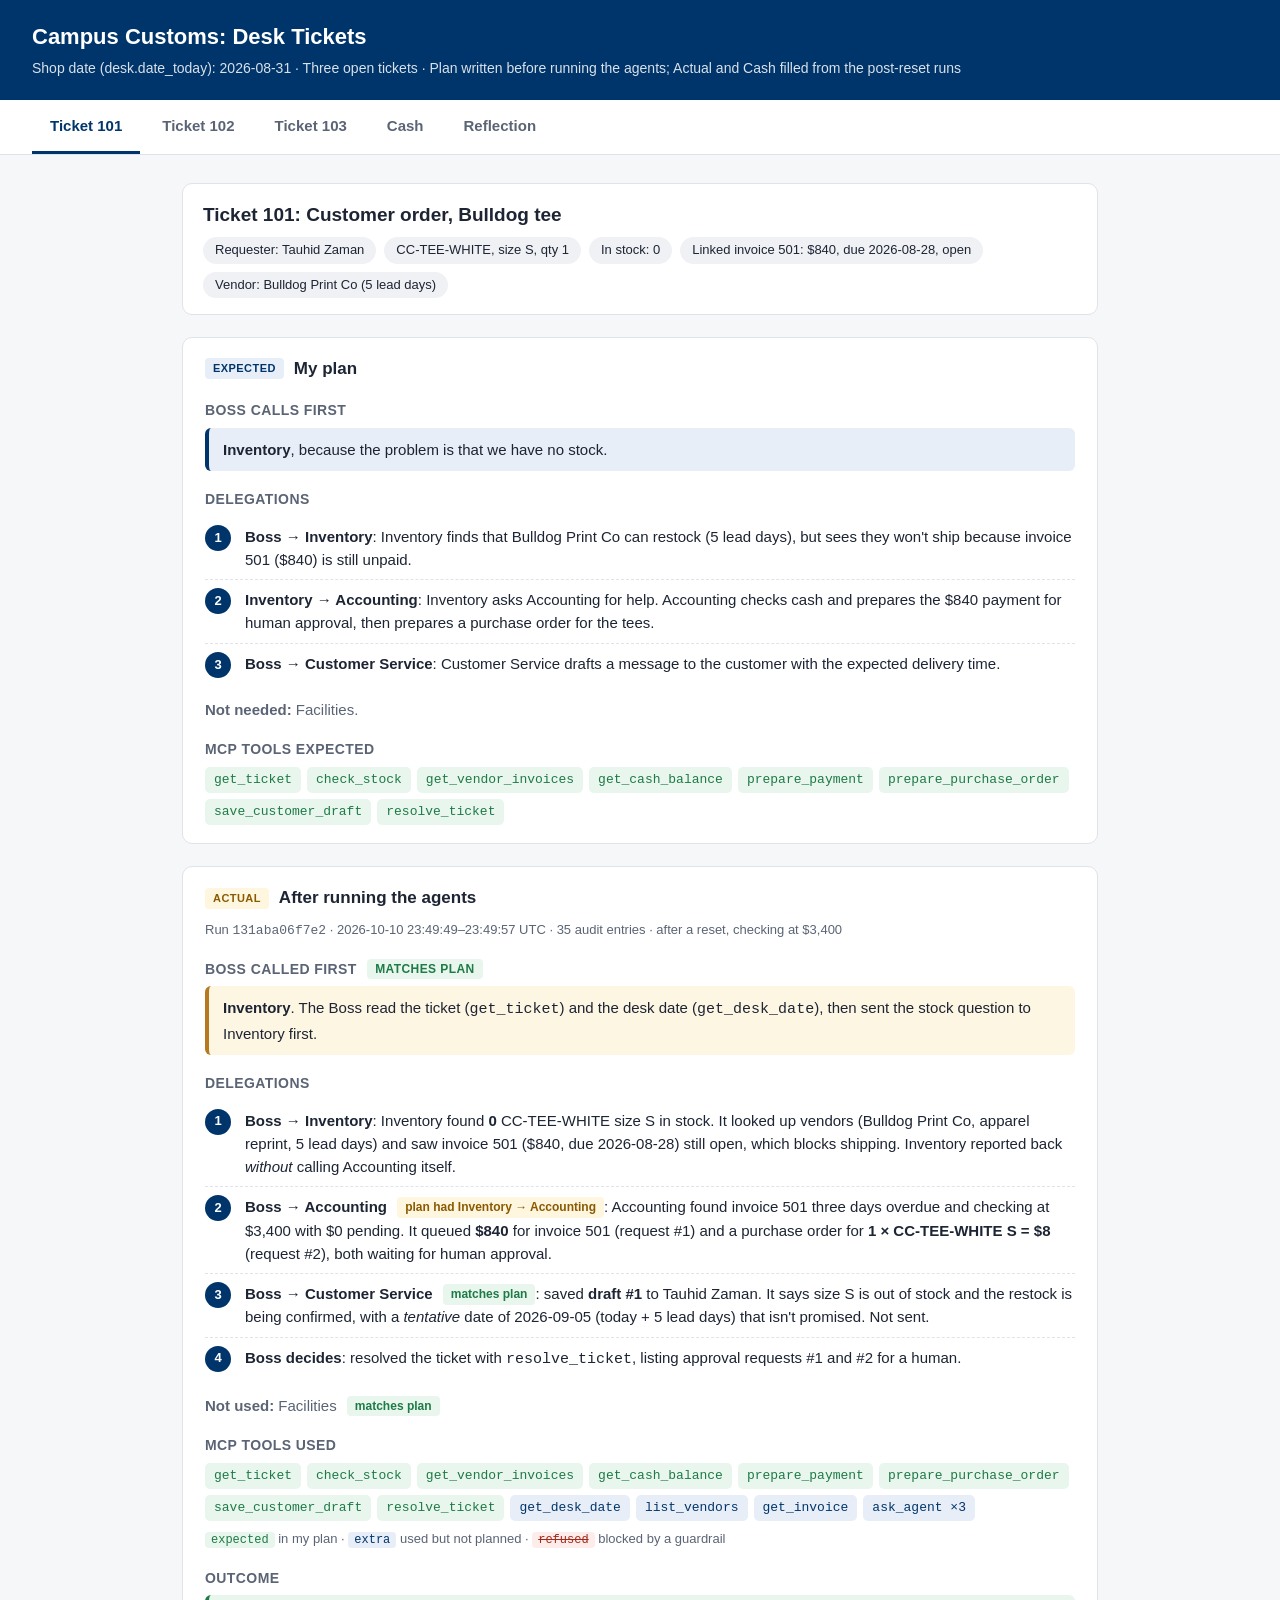
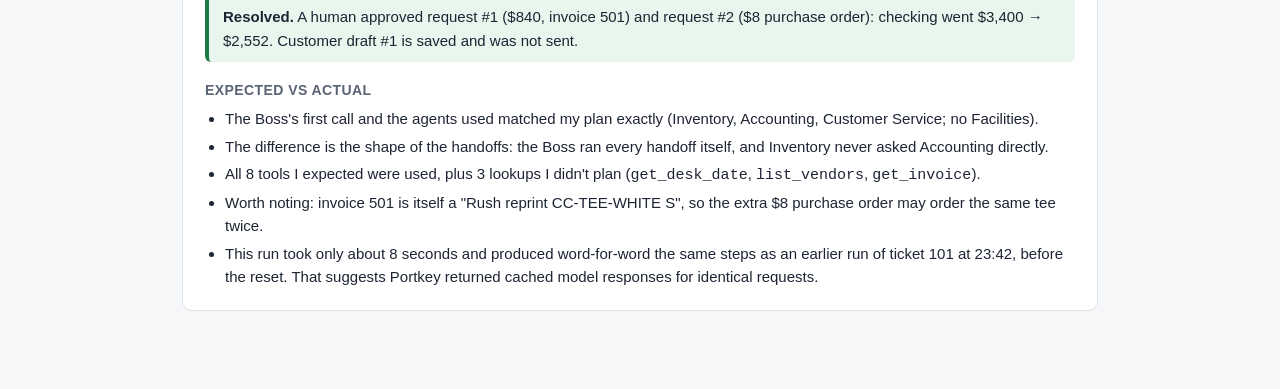
<file: output/desk_tickets.html>
<!DOCTYPE html>
<html lang="en">
<head>
<meta charset="utf-8">
<meta name="viewport" content="width=device-width, initial-scale=1">
<title>Campus Customs: Desk Tickets</title>
<style>
  :root {
    --bg: #f6f7f9; --card: #fff; --ink: #1d2433; --muted: #5b6475; --line: #dfe3ea;
    --blue: #00356b; --blue-soft: #e8eef7; --green-soft: #e9f6ee; --green: #1e7a46;
    --amber-soft: #fff6e0; --amber: #8a5a00; --gray-soft: #f0f1f4;
  }
  * { box-sizing: border-box; }
  body { margin: 0; font: 15px/1.55 -apple-system, BlinkMacSystemFont, "Segoe UI", Roboto, Helvetica, Arial, sans-serif; background: var(--bg); color: var(--ink); }
  header { background: var(--blue); color: #fff; padding: 20px 32px; }
  header h1 { margin: 0; font-size: 22px; }
  header p { margin: 4px 0 0; opacity: .85; font-size: 14px; }
  nav { display: flex; gap: 4px; padding: 0 32px; background: var(--card); border-bottom: 1px solid var(--line); position: sticky; top: 0; }
  nav button { border: 0; background: none; padding: 14px 18px; font: inherit; font-weight: 600; color: var(--muted); cursor: pointer; border-bottom: 3px solid transparent; }
  nav button:hover { color: var(--ink); }
  nav button[aria-selected="true"] { color: var(--blue); border-bottom-color: var(--blue); }
  main { max-width: 980px; margin: 0 auto; padding: 28px 32px 60px; }
  .panel { display: none; }
  .panel.active { display: block; }
  .summary { background: var(--card); border: 1px solid var(--line); border-radius: 10px; padding: 16px 20px; margin-bottom: 22px; }
  .summary h2 { margin: 0 0 8px; font-size: 19px; }
  .facts { display: flex; flex-wrap: wrap; gap: 8px; margin: 0; padding: 0; list-style: none; }
  .facts li { background: var(--gray-soft); border-radius: 999px; padding: 3px 12px; font-size: 13px; }
  section.block { background: var(--card); border: 1px solid var(--line); border-radius: 10px; padding: 18px 22px; margin-bottom: 22px; }
  section.block > h3 { margin: 0 0 12px; font-size: 17px; display: flex; align-items: center; gap: 10px; }
  .tag { font-size: 11px; font-weight: 700; letter-spacing: .04em; text-transform: uppercase; padding: 2px 8px; border-radius: 4px; }
  .tag.expected { background: var(--blue-soft); color: var(--blue); }
  .tag.actual { background: var(--amber-soft); color: var(--amber); }
  h4 { margin: 18px 0 6px; font-size: 14px; color: var(--muted); text-transform: uppercase; letter-spacing: .03em; }
  .first-call { background: var(--blue-soft); border-left: 4px solid var(--blue); padding: 10px 14px; border-radius: 6px; }
  ol.flow { margin: 0; padding-left: 0; list-style: none; counter-reset: step; }
  ol.flow li { counter-increment: step; position: relative; padding: 8px 0 8px 40px; border-bottom: 1px dashed var(--line); }
  ol.flow li:last-child { border-bottom: 0; }
  ol.flow li::before { content: counter(step); position: absolute; left: 0; top: 8px; width: 26px; height: 26px; border-radius: 50%; background: var(--blue); color: #fff; font-size: 13px; font-weight: 700; display: grid; place-items: center; }
  .hand { font-weight: 700; white-space: nowrap; }
  .tools { display: flex; flex-wrap: wrap; gap: 6px; }
  .tools code { background: var(--green-soft); color: var(--green); padding: 3px 9px; border-radius: 5px; font-size: 13px; }
  .tools code.maybe { background: var(--gray-soft); color: var(--muted); border: 1px dashed #b9bfca; }
  .not-needed { color: var(--muted); }
  .empty { border: 2px dashed var(--line); border-radius: 8px; padding: 14px 16px; color: var(--muted); min-height: 46px; }
  .coming { text-align: center; padding: 70px 20px; color: var(--muted); background: var(--card); border: 2px dashed var(--line); border-radius: 10px; font-size: 17px; }
  .first-call.actual { background: #fdf6e3; border-left-color: #b7791f; }
  .match { display: inline-block; font-size: 12px; font-weight: 700; padding: 1px 8px; border-radius: 4px; margin-left: 6px; vertical-align: 1px; }
  .match.same { background: var(--green-soft); color: var(--green); }
  .match.diff { background: var(--amber-soft); color: var(--amber); }
  ol.flow ol.sub { list-style: none; padding: 6px 0 0 18px; margin: 6px 0 0; border-left: 2px solid var(--line); }
  ol.flow ol.sub li { padding: 4px 0; border: 0; }
  ol.flow ol.sub li::before { display: none; }
  .tools code.extra { background: var(--blue-soft); color: var(--blue); }
  .tools code.refused { background: #fdecea; color: #a12a1b; text-decoration: line-through; }
  .key { font-size: 13px; color: var(--muted); margin-top: 8px; }
  .key code { font-size: 12px; padding: 1px 6px; border-radius: 4px; }
  .outcome { background: var(--green-soft); border-left: 4px solid var(--green); padding: 10px 14px; border-radius: 6px; }
  .compare { margin: 0; padding-left: 20px; }
  .compare li { margin: 4px 0; }
  .runmeta { font-size: 13px; color: var(--muted); margin: -4px 0 6px; }
  table.ledger { width: 100%; border-collapse: collapse; font-variant-numeric: tabular-nums; }
  table.ledger th, table.ledger td { text-align: left; padding: 10px 12px; border-bottom: 1px solid var(--line); vertical-align: top; }
  table.ledger th { font-size: 12px; text-transform: uppercase; letter-spacing: .04em; color: var(--muted); }
  table.ledger td.num, table.ledger th.num { text-align: right; white-space: nowrap; }
  table.ledger tr.start td, table.ledger tr.end td { font-weight: 700; background: var(--blue-soft); }
  table.ledger tr.zero td { color: var(--muted); }
  .neg { color: #a12a1b; }
  .bignum { font-size: 44px; font-weight: 800; letter-spacing: -1px; color: var(--blue); line-height: 1; }
  .cash-head { display: flex; gap: 40px; align-items: flex-end; flex-wrap: wrap; }
  .cash-head div span { display: block; font-size: 12px; text-transform: uppercase; letter-spacing: .05em; color: var(--muted); margin-bottom: 6px; }
  .check { background: var(--green-soft); border-radius: 8px; padding: 12px 16px; font-size: 14px; }
  .check code { background: #fff; padding: 1px 6px; border-radius: 4px; }
  .grade { float: right; font-size: 28px; font-weight: 800; color: var(--blue); line-height: 1; }
  .grade small { display: block; font-size: 11px; font-weight: 600; color: var(--muted); text-transform: uppercase; letter-spacing: .05em; text-align: right; }
  .twocol { display: grid; grid-template-columns: 1fr 1fr; gap: 18px; margin-top: 10px; }
  .twocol > div { border: 1px solid var(--line); border-radius: 8px; padding: 12px 16px; }
  .twocol h5 { margin: 0 0 6px; font-size: 13px; text-transform: uppercase; letter-spacing: .04em; }
  .twocol .good h5 { color: var(--green); }
  .twocol .bad h5 { color: #a12a1b; }
  .twocol ul { margin: 0; padding-left: 18px; }
  .twocol li { margin: 4px 0; }
  .approvals-line { margin-top: 12px; font-size: 14px; background: var(--gray-soft); border-radius: 6px; padding: 8px 12px; }
  table.ledger td.ok { color: var(--green); font-weight: 700; }
  table.ledger td.no { color: var(--amber); font-weight: 700; }
  .problems { display: grid; grid-template-columns: repeat(3, 1fr); gap: 14px; margin-top: 8px; }
  .problems > div { border: 1px solid var(--line); border-top: 4px solid var(--blue); border-radius: 8px; padding: 12px 14px; font-size: 14px; }
  .problems.cannot > div { border-top-color: #b7791f; }
  .problems h5 { margin: 0 0 6px; font-size: 15px; }
  .problems p { margin: 6px 0 0; }
  .fix { margin: 0; padding-left: 0; list-style: none; }
  .fix li { border-bottom: 1px dashed var(--line); padding: 10px 0; }
  .fix li:last-child { border-bottom: 0; }
  .fix strong { color: var(--blue); }
  @media (max-width: 820px) { .twocol, .problems { grid-template-columns: 1fr; } }
</style>
</head>
<body>
<header>
  <h1>Campus Customs: Desk Tickets</h1>
  <p>Shop date (desk.date_today): 2026-08-31 · Three open tickets · Plan written before running the agents; Actual and Cash filled from the post-reset runs</p>
</header>

<nav role="tablist">
  <button role="tab" data-tab="t101" aria-selected="true">Ticket 101</button>
  <button role="tab" data-tab="t102" aria-selected="false">Ticket 102</button>
  <button role="tab" data-tab="t103" aria-selected="false">Ticket 103</button>
  <button role="tab" data-tab="cash" aria-selected="false">Cash</button>
  <button role="tab" data-tab="reflection" aria-selected="false">Reflection</button>
</nav>

<main>

<!-- ============================== TICKET 101 ============================== -->
<div class="panel active" id="t101" role="tabpanel">
  <div class="summary">
    <h2>Ticket 101: Customer order, Bulldog tee</h2>
    <ul class="facts">
      <li>Requester: Tauhid Zaman</li>
      <li>CC-TEE-WHITE, size S, qty 1</li>
      <li>In stock: 0</li>
      <li>Linked invoice 501: $840, due 2026-08-28, open</li>
      <li>Vendor: Bulldog Print Co (5 lead days)</li>
    </ul>
  </div>

  <section class="block">
    <h3><span class="tag expected">Expected</span> My plan</h3>

    <h4>Boss calls first</h4>
    <div class="first-call"><strong>Inventory</strong>, because the problem is that we have no stock.</div>

    <h4>Delegations</h4>
    <ol class="flow">
      <li><span class="hand">Boss → Inventory</span>: Inventory finds that Bulldog Print Co can restock (5 lead days), but sees they won't ship because invoice 501 ($840) is still unpaid.</li>
      <li><span class="hand">Inventory → Accounting</span>: Inventory asks Accounting for help. Accounting checks cash and prepares the $840 payment for human approval, then prepares a purchase order for the tees.</li>
      <li><span class="hand">Boss → Customer Service</span>: Customer Service drafts a message to the customer with the expected delivery time.</li>
    </ol>
    <p class="not-needed"><strong>Not needed:</strong> Facilities.</p>

    <h4>MCP tools expected</h4>
    <div class="tools">
      <code>get_ticket</code><code>check_stock</code><code>get_vendor_invoices</code><code>get_cash_balance</code><code>prepare_payment</code><code>prepare_purchase_order</code><code>save_customer_draft</code><code>resolve_ticket</code>
    </div>
  </section>

  <section class="block">
    <h3><span class="tag actual">Actual</span> After running the agents</h3>
    <p class="runmeta">Run <code>131aba06f7e2</code> · 2026-10-10 23:49:49–23:49:57 UTC · 35 audit entries · after a reset, checking at $3,400</p>
    <h4>Boss called first <span class="match same">matches plan</span></h4>
    <div class="first-call actual"><strong>Inventory</strong>. The Boss read the ticket (<code>get_ticket</code>) and the desk date (<code>get_desk_date</code>), then sent the stock question to Inventory first.</div>

    <h4>Delegations</h4>
    <ol class="flow">
      <li><span class="hand">Boss → Inventory</span>: Inventory found <strong>0</strong> CC-TEE-WHITE size S in stock. It looked up vendors (Bulldog Print Co, apparel reprint, 5 lead days) and saw invoice 501 ($840, due 2026-08-28) still open, which blocks shipping. Inventory reported back <em>without</em> calling Accounting itself.</li>
      <li><span class="hand">Boss → Accounting</span> <span class="match diff">plan had Inventory → Accounting</span>: Accounting found invoice 501 three days overdue and checking at $3,400 with $0 pending. It queued <strong>$840</strong> for invoice 501 (request #1) and a purchase order for <strong>1 × CC-TEE-WHITE S = $8</strong> (request #2), both waiting for human approval.</li>
      <li><span class="hand">Boss → Customer Service</span> <span class="match same">matches plan</span>: saved <strong>draft #1</strong> to Tauhid Zaman. It says size S is out of stock and the restock is being confirmed, with a <em>tentative</em> date of 2026-09-05 (today + 5 lead days) that isn't promised. Not sent.</li>
      <li><span class="hand">Boss decides</span>: resolved the ticket with <code>resolve_ticket</code>, listing approval requests #1 and #2 for a human.</li>
    </ol>
    <p class="not-needed"><strong>Not used:</strong> Facilities <span class="match same">matches plan</span></p>

    <h4>MCP tools used</h4>
    <div class="tools">
      <code>get_ticket</code><code>check_stock</code><code>get_vendor_invoices</code><code>get_cash_balance</code><code>prepare_payment</code><code>prepare_purchase_order</code><code>save_customer_draft</code><code>resolve_ticket</code><code class="extra">get_desk_date</code><code class="extra">list_vendors</code><code class="extra">get_invoice</code><code class="extra">ask_agent ×3</code>
    </div>
    <p class="key"><code style="background:var(--green-soft);color:var(--green)">expected</code> in my plan · <code class="extra" style="background:var(--blue-soft);color:var(--blue)">extra</code> used but not planned · <code style="background:#fdecea;color:#a12a1b;text-decoration:line-through">refused</code> blocked by a guardrail</p>

    <h4>Outcome</h4>
    <div class="outcome"><strong>Resolved.</strong> A human approved request #1 ($840, invoice 501) and request #2 ($8 purchase order): checking went $3,400 → $2,552. Customer draft #1 is saved and was not sent.</div>

    <h4>Expected vs actual</h4>
    <ul class="compare">
      <li>The Boss's first call and the agents used matched my plan exactly (Inventory, Accounting, Customer Service; no Facilities).</li>
      <li>The difference is the shape of the handoffs: the Boss ran every handoff itself, and Inventory never asked Accounting directly.</li>
      <li>All 8 tools I expected were used, plus 3 lookups I didn't plan (<code>get_desk_date</code>, <code>list_vendors</code>, <code>get_invoice</code>).</li>
      <li>Worth noting: invoice 501 is itself a "Rush reprint CC-TEE-WHITE S", so the extra $8 purchase order may order the same tee twice.</li>
      <li>This run took only about 8 seconds and produced word-for-word the same steps as an earlier run of ticket 101 at 23:42, before the reset. That suggests Portkey returned cached model responses for identical requests.</li>
    </ul>
  </section>
</div>

<!-- ============================== TICKET 102 ============================== -->
<div class="panel" id="t102" role="tabpanel">
  <div class="summary">
    <h2>Ticket 102: Rent notice</h2>
    <ul class="facts">
      <li>Requester: Elm City Properties</li>
      <li>Lease 1: Chapel Street shop</li>
      <li>Rent: $2,400</li>
      <li>Due: 2026-09-02</li>
      <li>Checking: $3,400</li>
    </ul>
  </div>

  <section class="block">
    <h3><span class="tag expected">Expected</span> My plan</h3>

    <h4>Boss calls first</h4>
    <div class="first-call"><strong>Facilities</strong>, because rent is a lease issue.</div>

    <h4>Delegations</h4>
    <ol class="flow">
      <li><span class="hand">Boss → Facilities</span>: Facilities checks the lease and compares the due date to desk.date_today to see if it's overdue.</li>
      <li><span class="hand">Facilities → Accounting</span>: Facilities asks Accounting to pay. Accounting checks that checking ($3,400) covers it and prepares the $2,400 payment for human approval.</li>
    </ol>
    <p class="not-needed"><strong>Not needed:</strong> Inventory and Customer Service, since the landlord isn't a customer.</p>

    <h4>MCP tools expected</h4>
    <div class="tools">
      <code>get_ticket</code><code>get_desk_date</code><code>get_lease</code><code>get_cash_balance</code><code>prepare_payment</code><code>resolve_ticket</code>
    </div>
  </section>

  <section class="block">
    <h3><span class="tag actual">Actual</span> After running the agents</h3>
    <p class="runmeta">Run <code>a41472b4caf2</code> · 2026-10-10 23:51:33–23:52:04 UTC · 25 audit entries · checking at $2,552 after the ticket 101 approvals</p>
    <h4>Boss called first <span class="match same">matches plan</span></h4>
    <div class="first-call actual"><strong>Facilities</strong>. After <code>get_ticket</code> and <code>get_desk_date</code>, the Boss asked Facilities to confirm the lease, because rent is a lease issue.</div>

    <h4>Delegations</h4>
    <ol class="flow">
      <li><span class="hand">Boss → Facilities</span>: Facilities read lease 1 (Elm City Properties, <strong>$2,400</strong>, due <strong>2026-09-02</strong>) and compared it with desk.date_today 2026-08-31. The rent is due in 2 days, so it isn't overdue. Checking showed $2,552, enough to cover it with $152 left. Facilities recommended that Accounting queue the payment, but didn't ask Accounting itself.</li>
      <li><span class="hand">Boss → Accounting</span> <span class="match diff">plan had Facilities → Accounting</span>: Accounting re-checked cash ($2,552, $0 pending) and the lease, then queued <strong>$2,400</strong> rent for lease 1 (request #3) for human approval. $152 would be left after it.</li>
      <li><span class="hand">Boss decides</span>: resolved the ticket, listing request #3 for a human.</li>
    </ol>
    <p class="not-needed"><strong>Not used:</strong> Inventory and Customer Service <span class="match same">matches plan</span></p>

    <h4>MCP tools used</h4>
    <div class="tools">
      <code>get_ticket</code><code>get_desk_date</code><code>get_lease</code><code>get_cash_balance</code><code>prepare_payment</code><code>resolve_ticket</code><code class="extra">ask_agent ×2</code>
    </div>
    <p class="key"><code style="background:var(--green-soft);color:var(--green)">expected</code> in my plan · <code class="extra" style="background:var(--blue-soft);color:var(--blue)">extra</code> used but not planned · <code style="background:#fdecea;color:#a12a1b;text-decoration:line-through">refused</code> blocked by a guardrail</p>

    <h4>Outcome</h4>
    <div class="outcome"><strong>Resolved.</strong> A human approved request #3 ($2,400 rent to Elm City Properties): checking went $2,552 → $152, and the lease's next due date moved to 2026-10-02. Nothing was sent to the landlord.</div>

    <h4>Expected vs actual</h4>
    <ul class="compare">
      <li>The closest match to my plan. Same first call, same two specialists, and exactly the six tools I listed, with nothing extra.</li>
      <li>The only difference: the Boss, not Facilities, handed the payment to Accounting.</li>
      <li>The overdue check came out as I expected: due 09-02 vs. today 08-31, so it's due in 2 days and not overdue.</li>
    </ul>
  </section>
</div>

<!-- ============================== TICKET 103 ============================== -->
<div class="panel" id="t103" role="tabpanel">
  <div class="summary">
    <h2>Ticket 103: Price override, bulk hoodie discount</h2>
    <ul class="facts">
      <li>Requester: Yale AI Club</li>
      <li>CC-HOOD-NAVY, size M, qty 20</li>
      <li>In stock: 8 (12 short)</li>
      <li>Unit cost $22 · List $58</li>
    </ul>
  </div>

  <section class="block">
    <h3><span class="tag expected">Expected</span> My plan</h3>

    <h4>Boss calls first</h4>
    <div class="first-call"><strong>Inventory</strong>, because we can't promise a price before knowing we can fill the order.</div>

    <h4>Delegations</h4>
    <ol class="flow">
      <li><span class="hand">Boss → Inventory</span>: Inventory finds we're 12 short and checks which vendor can restock.</li>
      <li><span class="hand">Inventory (or Boss) → Accounting</span>: Accounting checks the margin on the requested discount against the $22 cost, and whether we have cash for 12 more (about $264), which may be tight after rent and the invoice.</li>
      <li><span class="hand">Boss decides</span>: Boss makes the final call.</li>
      <li><span class="hand">Boss → Customer Service</span>: Customer Service drafts a reply to the customer: approve, counteroffer, or a partial order of 8 now.</li>
    </ol>
    <p class="not-needed"><strong>Not needed:</strong> Facilities.</p>

    <h4>MCP tools expected</h4>
    <div class="tools">
      <code>get_ticket</code><code>check_stock</code><code>get_vendor_invoices</code><code>get_cash_balance</code><code class="maybe" title="Only if the Boss approves restocking">prepare_purchase_order (maybe)</code><code>save_customer_draft</code><code>resolve_ticket</code>
    </div>
  </section>

  <section class="block">
    <h3><span class="tag actual">Actual</span> After running the agents</h3>
    <p class="runmeta">Run <code>d24273839db7</code> · 2026-10-10 23:52:22–23:53:39 UTC · 44 audit entries · checking at $152 after the ticket 101 and 102 approvals</p>
    <h4>Boss called first <span class="match same">matches plan</span></h4>
    <div class="first-call actual"><strong>Inventory</strong>. After <code>get_ticket</code> and <code>get_desk_date</code>, the Boss checked stock before talking price, since we can't promise a price without knowing we can fill the order.</div>

    <h4>Delegations</h4>
    <ol class="flow">
      <li><span class="hand">Boss → Inventory</span>: <strong>8</strong> CC-HOOD-NAVY size M in stock ($22 cost, $58 list), so we're <strong>12 short</strong>. Bulldog Print Co can restock in 5 days and now has no open invoices (501 was paid), so the earliest restock is 2026-09-05.</li>
      <li><span class="hand">Boss → Accounting</span> <span class="match same">matches plan (Boss route)</span>: Accounting found checking at <strong>$152</strong> with $0 pending.
        <ol class="sub">
          <li><span class="hand">Accounting → Inventory</span> <span class="match diff">not in plan</span>: re-confirmed the vendor and lead time for the 12-unit shortfall (two levels deep).</li>
        </ol>
        It then tried a purchase order for 12 × $22 = <strong>$264</strong>, which was <strong>refused: not enough cash</strong>. It set the lowest price that keeps a 40% margin at <strong>$36.67</strong> per hoodie ($14.67 margin on $22 cost).</li>
      <li><span class="hand">Boss decides</span>: offer 8 now, or all 20 after the restock, at $36.67 each, subject to confirmation.</li>
      <li><span class="hand">Boss → Customer Service</span> <span class="match same">matches plan</span>: saved <strong>draft #2</strong> to Yale AI Club: 8 available now, 12 expected by 2026-09-05, and a proposed $36.67 per hoodie "still being confirmed". Not sent.</li>
    </ol>
    <p class="not-needed"><strong>Not used:</strong> Facilities <span class="match same">matches plan</span></p>

    <h4>MCP tools used</h4>
    <div class="tools">
      <code>get_ticket</code><code>check_stock</code><code>get_vendor_invoices</code><code>get_cash_balance</code><code class="refused">prepare_purchase_order</code><code>save_customer_draft</code><code>resolve_ticket</code><code class="extra">get_desk_date</code><code class="extra">list_vendors</code><code class="extra">ask_agent ×4</code>
    </div>
    <p class="key"><code style="background:var(--green-soft);color:var(--green)">expected</code> in my plan · <code class="extra" style="background:var(--blue-soft);color:var(--blue)">extra</code> used but not planned · <code style="background:#fdecea;color:#a12a1b;text-decoration:line-through">refused</code> blocked by a guardrail</p>

    <h4>Outcome</h4>
    <div class="outcome"><strong>Resolved, with no money moved.</strong> The $264 restock was blocked by the cash guardrail, so no approval request was created, and checking stayed at $152. Customer draft #2 is saved and was not sent.</div>

    <h4>Expected vs actual</h4>
    <ul class="compare">
      <li>The first call, the agents used and the final reply matched my plan. My "may be tight after rent and the invoice" turned out right: only $152 was left, so the $264 order was refused.</li>
      <li>The difference: Accounting asked Inventory again (a two-level handoff), repeating a lookup Inventory had already done for the Boss.</li>
      <li>Worth noting: the draft says the other 12 are "expected by September 5" even though the restock order couldn't be placed. And $36.67 is the <em>lowest</em> acceptable price (37% off list), offered as the proposed price rather than as a floor to negotiate from.</li>
    </ul>
  </section>
</div>

<!-- ============================== CASH / REFLECTION ============================== -->
<div class="panel" id="cash" role="tabpanel">
  <div class="summary">
    <h2>Cash: checking account</h2>
    <div class="cash-head">
      <div><span>Start (after reset)</span><div class="bignum">$3,400</div></div>
      <div><span>Paid out</span><div class="bignum neg">−$3,248</div></div>
      <div><span>End</span><div class="bignum">$152</div></div>
    </div>
  </div>

  <section class="block">
    <h3>How cash changed, ticket by ticket</h3>
    <p class="runmeta">Agents only <em>queue</em> payments; cash moved only when a human clicked Approve on the board. The approvals happened in this order, before the next ticket ran.</p>
    <table class="ledger">
      <thead><tr><th>Ticket</th><th>What moved the cash</th><th>Why</th><th class="num">Amount</th><th class="num">Balance</th></tr></thead>
      <tbody>
        <tr class="start"><td>—</td><td>Starting balance after reset</td><td><code>cash_accounts.checking</code></td><td class="num"></td><td class="num">$3,400.00</td></tr>
        <tr><td>101</td><td>Payment #1: invoice 501 to Bulldog Print Co (approval request #1)</td><td>The overdue $840 rush-reprint invoice was blocking Bulldog from shipping the size S tee.</td><td class="num neg">−$840.00</td><td class="num">$2,560.00</td></tr>
        <tr><td>101</td><td>Payment #2: purchase order, 1 × CC-TEE-WHITE size S (approval request #2)</td><td>Restock the one tee the customer ordered, priced at unit cost $8.</td><td class="num neg">−$8.00</td><td class="num">$2,552.00</td></tr>
        <tr><td>102</td><td>Payment #3: rent for lease 1 to Elm City Properties (approval request #3)</td><td>September rent, due 2026-09-02, two days after desk.date_today.</td><td class="num neg">−$2,400.00</td><td class="num">$152.00</td></tr>
        <tr class="zero"><td>103</td><td>No payment. Purchase order for 12 × CC-HOOD-NAVY M ($264) was <strong>refused</strong></td><td>$264 is more than the $152 available, so <code>prepare_purchase_order</code> refused it before any approval was created.</td><td class="num">$0.00</td><td class="num">$152.00</td></tr>
        <tr class="end"><td>—</td><td>Ending balance</td><td></td><td class="num">−$3,248.00</td><td class="num">$152.00</td></tr>
      </tbody>
    </table>
  </section>

  <section class="block">
    <h3>Checked against the database</h3>
    <div class="check">
      <p style="margin:0 0 8px"><strong>✓ The ending balance matches.</strong> <code>SELECT balance FROM cash_accounts WHERE name='checking'</code> → <strong>152.0</strong> in <code>data/campus_customs_new.db</code>.</p>
      <p style="margin:0 0 8px"><strong>✓ The payments table adds up.</strong> Payments 1–3 ($840 invoice 501, $8 purchase order, $2,400 rent), all approved by <code>desk</code> with paid_at 2026-08-31, sum to $3,248, and $3,400 − $3,248 = $152.</p>
      <p style="margin:0"><strong>✓ Side effects are consistent.</strong> Invoice 501 status is <code>paid</code>, lease 1's next_due moved to <code>2026-10-02</code>, approval requests #1–3 are <code>approved</code>, and none are still pending.</p>
    </div>
  </section>
</div>

<div class="panel" id="reflection" role="tabpanel">
  <div class="summary">
    <h2>Reflection</h2>
    <p style="margin:6px 0 0">This is based on the three runs I did after resetting the database: <code>131aba06f7e2</code> (101), <code>a41472b4caf2</code> (102) and <code>d24273839db7</code> (103). The evidence is the Actual section on each ticket tab and the Cash tab. Checking went from $3,400 to $152, and every dollar of that was a human clicking Approve on the board.</p>
  </div>

  <!-- 1. Performance per ticket -->
  <section class="block">
    <h3>1. How the agents did on each ticket</h3>

    <h4>Ticket 101: Bulldog tee for Tauhid Zaman <span class="grade">B<small>my grade</small></span></h4>
    <p>The team got the diagnosis right. Inventory saw <strong>0</strong> CC-TEE-WHITE in size S, found Bulldog Print Co (5 lead days), and caught that invoice 501 ($840, due 2026-08-28) was still open, which is exactly the "vendor won't ship while unpaid" rule. Accounting worked out that the invoice was 3 days overdue against desk.date_today (2026-08-31), not against the real calendar, and queued the $840 instead of paying it. Customer Service gave Tauhid a <em>tentative</em> 2026-09-05 (today + 5 lead days) and said plainly it wasn't promised.</p>
    <div class="twocol">
      <div class="good"><h5>What went right</h5><ul>
        <li>The out-of-stock problem and the blocking invoice were both found from real MCP data.</li>
        <li>Money only went into <code>approval_queue</code>. Nothing was paid until I approved it.</li>
        <li>The customer draft didn't mention our unpaid bill or our cash; it just said "being confirmed".</li>
        <li>The Boss kept the restock date <em>tentative</em> (2026-09-05, "not a promised delivery date" in its resolution note) instead of promising it to Tauhid.</li>
        <li>The cash math is right: $3,400 − $840 − $8 = <strong>$2,552</strong>, matching what Accounting saw at the start of ticket 102.</li>
      </ul></div>
      <div class="bad"><h5>What went wrong</h5><ul>
        <li><strong>It didn't explain its vendor choice.</strong> <code>list_vendors</code> returned three vendors: Bulldog Print Co (5 days), Elm City Gifts (3 days) and QuickShip CT (1 day). Inventory still went with Bulldog Print Co, the one blocked by the unpaid invoice. A faster, unblocked vendor might have avoided paying $840 just to restock one $8 tee. The vendors table lists Elm City Gifts as "mugs and small goods" and QuickShip CT as a "local courier", so Bulldog may have been the only apparel option. But Inventory never said why it ruled the other two out, so I couldn't check that decision without going to the database myself.</li>
        <li><strong>It probably ordered the same tee twice.</strong> Invoice 501's description is literally "Rush reprint CC-TEE-WHITE S", so paying it should already release the tee. Accounting still queued an extra purchase order for 1 × CC-TEE-WHITE S at $8 (request #2), and I approved it.</li>
        <li><strong>The run was probably cached.</strong> It finished in about 8 seconds and matched my pre-reset 23:42 run word for word, so Portkey most likely returned saved answers. The database changes (requests #1 and #2, draft #1) are real and came from this run, but the "reasoning" wasn't new.</li>
      </ul></div>
    </div>
    <p class="approvals-line"><strong>Human approvals:</strong> request #1, $840 for invoice 501 (Bulldog Print Co), and request #2, an $8 purchase order. Checking went $3,400 → $2,560 → $2,552.</p>

    <h4>Ticket 102: Rent due to Elm City Properties <span class="grade">A<small>my grade</small></span></h4>
    <p>This was the smoothest run, and the one that went closest to my plan. Only Facilities and Accounting worked on it. Facilities matched the notice to lease 1 (Chapel Street shop, <strong>$2,400</strong>, due <strong>2026-09-02</strong>) and checked it against desk.date_today: due in 2 days, not overdue. Accounting saw $2,552 available (after my ticket 101 approvals), queued the $2,400 as request #3, and noted that $152 would be left. Inventory and Customer Service correctly stayed out, because the landlord isn't a customer. The run took about 31 seconds.</p>
    <div class="twocol">
      <div class="good"><h5>What went right</h5><ul>
        <li>The right two specialists, and exactly the six tools I planned, with nothing extra.</li>
        <li>The overdue check used the shop date, not the real one.</li>
        <li>Accounting said up front that the payment would leave only $152.</li>
      </ul></div>
      <div class="bad"><h5>What could be better</h5><ul>
        <li>Duplicate work: Facilities and Accounting <em>both</em> read the ticket, the desk date, the lease and the cash balance. That's 12 MCP calls for a job that needs about 6.</li>
        <li>Nobody warned that a $152 cushion would block the next ticket's restock, and it did, on 103.</li>
      </ul></div>
    </div>
    <p class="approvals-line"><strong>Human approval:</strong> request #3, $2,400 rent for lease 1. Checking went $2,552 → <strong>$152</strong>, and the lease's next due date moved to 2026-10-02.</p>

    <h4>Ticket 103: Bulk hoodie discount for the Yale AI Club <span class="grade">C+<small>my grade</small></span></h4>
    <p>The safety side worked and the customer side didn't. Inventory found <strong>8</strong> CC-HOOD-NAVY in size M against 20 wanted (12 short), and saw that Bulldog Print Co now had no open invoices because 501 had been paid on ticket 101. Accounting tried a purchase order for 12 × $22 = <strong>$264</strong>, and <code>prepare_purchase_order</code> <strong>refused it</strong> because only $152 was available. That's the never-below-zero rule doing its job at the tool level, with no approval request created and no human needed. But then the reply to the club went wrong.</p>
    <div class="twocol">
      <div class="good"><h5>What went right</h5><ul>
        <li>The cash guardrail held: $264 was more than $152, so it was refused and not queued.</li>
        <li>Accounting worked out the margin correctly: $36.67 is the lowest price that keeps 40% on a $22 cost.</li>
        <li>The Boss checked stock before talking price, as I planned.</li>
      </ul></div>
      <div class="bad"><h5>What went wrong</h5><ul>
        <li><strong>The draft overpromised.</strong> Draft #2 tells the club the other 12 are "expected by September 5", but the restock was <em>refused</em>. Nothing is on order, so that date has nothing behind it.</li>
        <li><strong>It gave away too much on price.</strong> It offered $36.67, the <em>lowest</em> acceptable price and 37% off the $58 list, as the opening offer. It should have started higher and kept $36.67 as the floor.</li>
        <li>Accounting asked Inventory again (a two-level handoff), repeating a lookup Inventory had just done for the Boss.</li>
      </ul></div>
    </div>
    <p class="approvals-line"><strong>Human approvals:</strong> none. The only money step, the $264 purchase order, was refused by the tool before it reached me. Checking stayed at <strong>$152</strong>.</p>
  </section>

  <!-- 2. Expected vs actual -->
  <section class="block">
    <h3>2. Expected vs actual</h3>
    <table class="ledger">
      <thead><tr><th>Ticket</th><th>What I compared</th><th>Expected (my plan)</th><th>Actual (the run)</th><th>Match?</th></tr></thead>
      <tbody>
        <tr><td rowspan="5"><strong>101</strong></td><td>First call</td><td>Inventory</td><td>Inventory</td><td class="ok">Yes</td></tr>
        <tr><td>Who paid the invoice</td><td>Inventory → Accounting</td><td>Boss → Accounting. Inventory reported the unpaid invoice but never asked Accounting itself.</td><td class="no">No</td></tr>
        <tr><td>Purchase order</td><td>Accounting pays $840, then orders the tees</td><td>Did both: $840 (request #1) and 1 × tee for $8 (request #2). I didn't notice that invoice 501 <em>is</em> the tee reprint, so my own plan had the duplicate order built in.</td><td class="no">Yes, but both were wrong</td></tr>
        <tr><td>Customer Service</td><td>Boss → Customer Service, with the expected delivery time</td><td>Boss → Customer Service, draft #1 with a tentative 2026-09-05</td><td class="ok">Yes</td></tr>
        <tr><td>Tools</td><td>8 tools</td><td>All 8, plus <code>get_desk_date</code>, <code>list_vendors</code> and <code>get_invoice</code>. No Facilities.</td><td class="ok">Yes, plus extras</td></tr>
        <tr><td rowspan="3"><strong>102</strong></td><td>First call</td><td>Facilities</td><td>Facilities</td><td class="ok">Yes</td></tr>
        <tr><td>Handoff to pay</td><td>Facilities → Accounting</td><td>Boss → Accounting. Facilities only <em>recommended</em> it.</td><td class="no">No</td></tr>
        <tr><td>Tools and agents</td><td>6 tools; Inventory and Customer Service not needed</td><td>Exactly those 6 tools, and the same two specialists</td><td class="ok">Yes</td></tr>
        <tr><td rowspan="5"><strong>103</strong></td><td>First call</td><td>Inventory</td><td>Inventory (8 in stock, 12 short)</td><td class="ok">Yes</td></tr>
        <tr><td>Margin and cash check</td><td>Inventory or Boss → Accounting; cash "may be tight after rent and the invoice"</td><td>Boss → Accounting. I was right: only $152 was left, so the $264 order was refused.</td><td class="ok">Yes</td></tr>
        <tr><td>Unplanned handoff</td><td>None</td><td>Accounting → Inventory (two levels deep) to re-check the vendor</td><td class="no">No</td></tr>
        <tr><td>Customer reply</td><td>Approve, counteroffer, or 8 now</td><td>Draft #2 offered 8 now or 20 later at $36.67, but promised the 12 "by September 5" with no order placed</td><td class="no">Partly</td></tr>
        <tr><td>Tools</td><td>Including "maybe" <code>prepare_purchase_order</code></td><td>Called, and refused for lack of cash. Extras: <code>get_desk_date</code>, <code>list_vendors</code>.</td><td class="ok">Yes</td></tr>
      </tbody>
    </table>
    <p style="margin-top:12px">The pattern: <strong>I got the first call and the agents involved right on all three tickets</strong>, and the Boss never called everyone. Facilities sat out 101 and 103, and Inventory and Customer Service sat out 102. Where I was wrong was the <em>shape</em> of the handoffs. I pictured specialists passing work along (Inventory → Accounting, Facilities → Accounting). In practice the Boss acted as a hub: specialists reported back to it and it made the next call. The one specialist-to-specialist handoff that did happen (Accounting → Inventory on 103) was repeat work. My plan also shared the 101 mistake, since I wrote "prepares a purchase order for the tees" without noticing that invoice 501 was already that order.</p>
  </section>

  <!-- 3. One agent -->
  <section class="block">
    <h3>3. What would have been simpler as one agent with tools</h3>
    <p><strong>Ticket 102 (rent).</strong> The job is: read the ticket, read lease 1, compare 2026-09-02 to desk.date_today, check checking has $2,400, queue the payment and resolve. That's six tool calls in a straight line, with no judgement call and no customer. The team version used <strong>3 agent runs, 17 model requests and about 30,000 input tokens</strong> (from the end entries in audit_trail.json). Facilities and Accounting each re-read the ticket, the desk date, the lease and the cash balance, so it took <strong>12 MCP calls</strong> where about 6 would do.</p>
    <p>One "rent agent" with <code>get_ticket</code>, <code>get_desk_date</code>, <code>get_lease</code>, <code>get_cash_balance</code>, <code>prepare_payment</code> and <code>resolve_ticket</code> would be faster, cheaper and easier to audit. There are no handoffs to lose context in, and the money guardrails live in the MCP tools anyway, not in the agent split. Human approval (request #3) would still be required.</p>
    <p>101 and 103 are different. They cross stock, vendor bills, cash, pricing and a customer message, and on 103 the parts actually conflict: the restock needs $264 while only $152 is available, and the discount needs a margin check. Splitting that across specialists with narrow tool access is useful there. For example, Customer Service <em>can't</em> queue money, and only Accounting can.</p>
  </section>

  <!-- 4. Could solve -->
  <section class="block">
    <h3>4. Three new problems this team <em>could</em> solve with my tools</h3>
    <div class="problems">
      <div><h5>Another out-of-stock order</h5>A student orders a Crest Mug (CC-MUG-CREST, <strong>0</strong> in stock). This is the 101 path: <code>check_stock</code> → <code>list_vendors</code> finds Elm City Gifts ("mugs and small goods", 3 lead days) → <code>get_vendor_invoices</code> → Accounting runs <code>prepare_purchase_order</code> at the $3.50 unit cost → Customer Service drafts a tentative date of today + 3 days.<p class="muted">With only $152 in checking, a small mug order still fits under the cash guardrail.</p></div>
      <div><h5>A new vendor invoice coming due</h5>Bulldog sends a new bill. Accounting uses <code>get_invoice</code>, compares the due date to desk.date_today, checks <code>get_cash_balance</code> (including pending items) and queues it with <code>prepare_payment</code>. If it's more than $152, the tool refuses and the Boss has to decide what waits, the same trade-off as the 103 refusal.</div>
      <div><h5>A bulk discount request</h5>Say another club wants 10 CC-HAT-BLUE caps. There are 40 in stock, so no restock is needed. Accounting checks the margin on the $6 cost and $22 list price using <code>check_stock</code>, Customer Service drafts the counteroffer, and the Boss resolves it. Exactly the 103 tools, without the cash problem.</div>
    </div>
  </section>

  <!-- 5. Could not solve -->
  <section class="block">
    <h3>5. Three new problems it could <em>not</em> solve, and what I'd need</h3>
    <div class="problems cannot">
      <div><h5>Tracking sales and incoming revenue</h5>We only model money going <em>out</em>. That's why checking only ever fell ($3,400 → $152), even though selling those 8 hoodies on 103 would have brought money in. There's no sales or orders table and no tool to record a sale.<p><strong>Need:</strong> a <code>sales</code> table, <code>record_sale</code> and <code>get_revenue</code> MCP tools, and a <strong>Revenue agent</strong> so the cash forecast includes money coming in.</p></div>
      <div><h5>Actually sending emails or placing vendor orders</h5>Drafts #1 and #2 are still sitting in <code>message_drafts</code>, and the approved $8 tee order was never sent to Bulldog. "No real emails or vendor calls" is on purpose, so the team can't finish the loop.<p><strong>Need:</strong> <code>send_email</code> and <code>place_vendor_order</code> tools that only run on drafts and orders a human has approved, the same way the approve route gates cash today, with every send logged in the audit trail.</p></div>
      <div><h5>Planning stock ahead of game days and graduation</h5>Ticket 103 was reactive: we found out we were 12 hoodies short when the club asked. Nothing looks ahead to Harvard–Yale or Commencement weekends, when demand spikes.<p><strong>Need:</strong> sales history, a campus events calendar, a <code>forecast_demand</code> tool, and a <strong>Planning agent</strong> that suggests purchase orders early, while there's still cash and Bulldog's 5-day lead time can be met.</p></div>
    </div>
  </section>

  <!-- 6. Fixes -->
  <section class="block">
    <h3>6. How I'd fix what went wrong</h3>
    <ul class="fix">
      <li><strong>Avoid duplicate orders (101).</strong> Make <code>prepare_purchase_order</code> check open invoices for the same SKU and size and refuse, or at least warn, when one already covers it. Invoice 501's "Rush reprint CC-TEE-WHITE S" should have blocked the extra $8 order. Add a line to Accounting's prompt: "if an open invoice is already for this item, paying it <em>is</em> the restock".</li>
      <li><strong>Make vendor choices visible (101).</strong> Inventory's report should list every vendor it considered and why each was or wasn't usable (specialty, lead time, open invoices). Then I can see whether a faster, unblocked vendor could have restocked the tee without first clearing the $840 invoice.</li>
      <li><strong>Don't promise dates that aren't backed (103).</strong> Customer Service should call <code>list_pending_approvals</code> (or a new restock-status tool) before giving a date. If the restock was refused or isn't approved, the draft should say "we'll confirm a date once the restock is ordered", not "expected by September 5".</li>
      <li><strong>Give pricing a range instead of the floor (103).</strong> Accounting should return a range: open near list price, with a small bulk discount (for example around $50 a hoodie, about 14% off), and keep $36.67 as the walk-away floor. The floor goes to the Boss and never into a customer draft.</li>
      <li><strong>Turn off caching for real runs (101).</strong> Send Portkey's no-cache/force-refresh option on real ticket runs, so every run actually reasons from the current database. Caching could stay on for demos and testing.</li>
      <li><strong>Watch the cash cushion.</strong> After 102, only $152 was left. Accounting should flag when a payment would leave less than a set minimum (say $500), so I know before approving that it will block the next restock.</li>
      <li><strong>Cut repeat lookups.</strong> Let the Boss pass the facts it already has (ticket, desk date) to specialists, and tell specialists not to re-read them. That would have saved about half the MCP calls on 102.</li>
    </ul>
  </section>
</div>

</main>

<script>
  const tabs = document.querySelectorAll('nav button');
  function show(id) {
    tabs.forEach(b => b.setAttribute('aria-selected', b.dataset.tab === id));
    document.querySelectorAll('.panel').forEach(p => p.classList.toggle('active', p.id === id));
    history.replaceState(null, '', '#' + id);
  }
  tabs.forEach(b => b.addEventListener('click', () => show(b.dataset.tab)));
  if (location.hash && document.getElementById(location.hash.slice(1))) show(location.hash.slice(1));
</script>
</body>
</html>
</file>
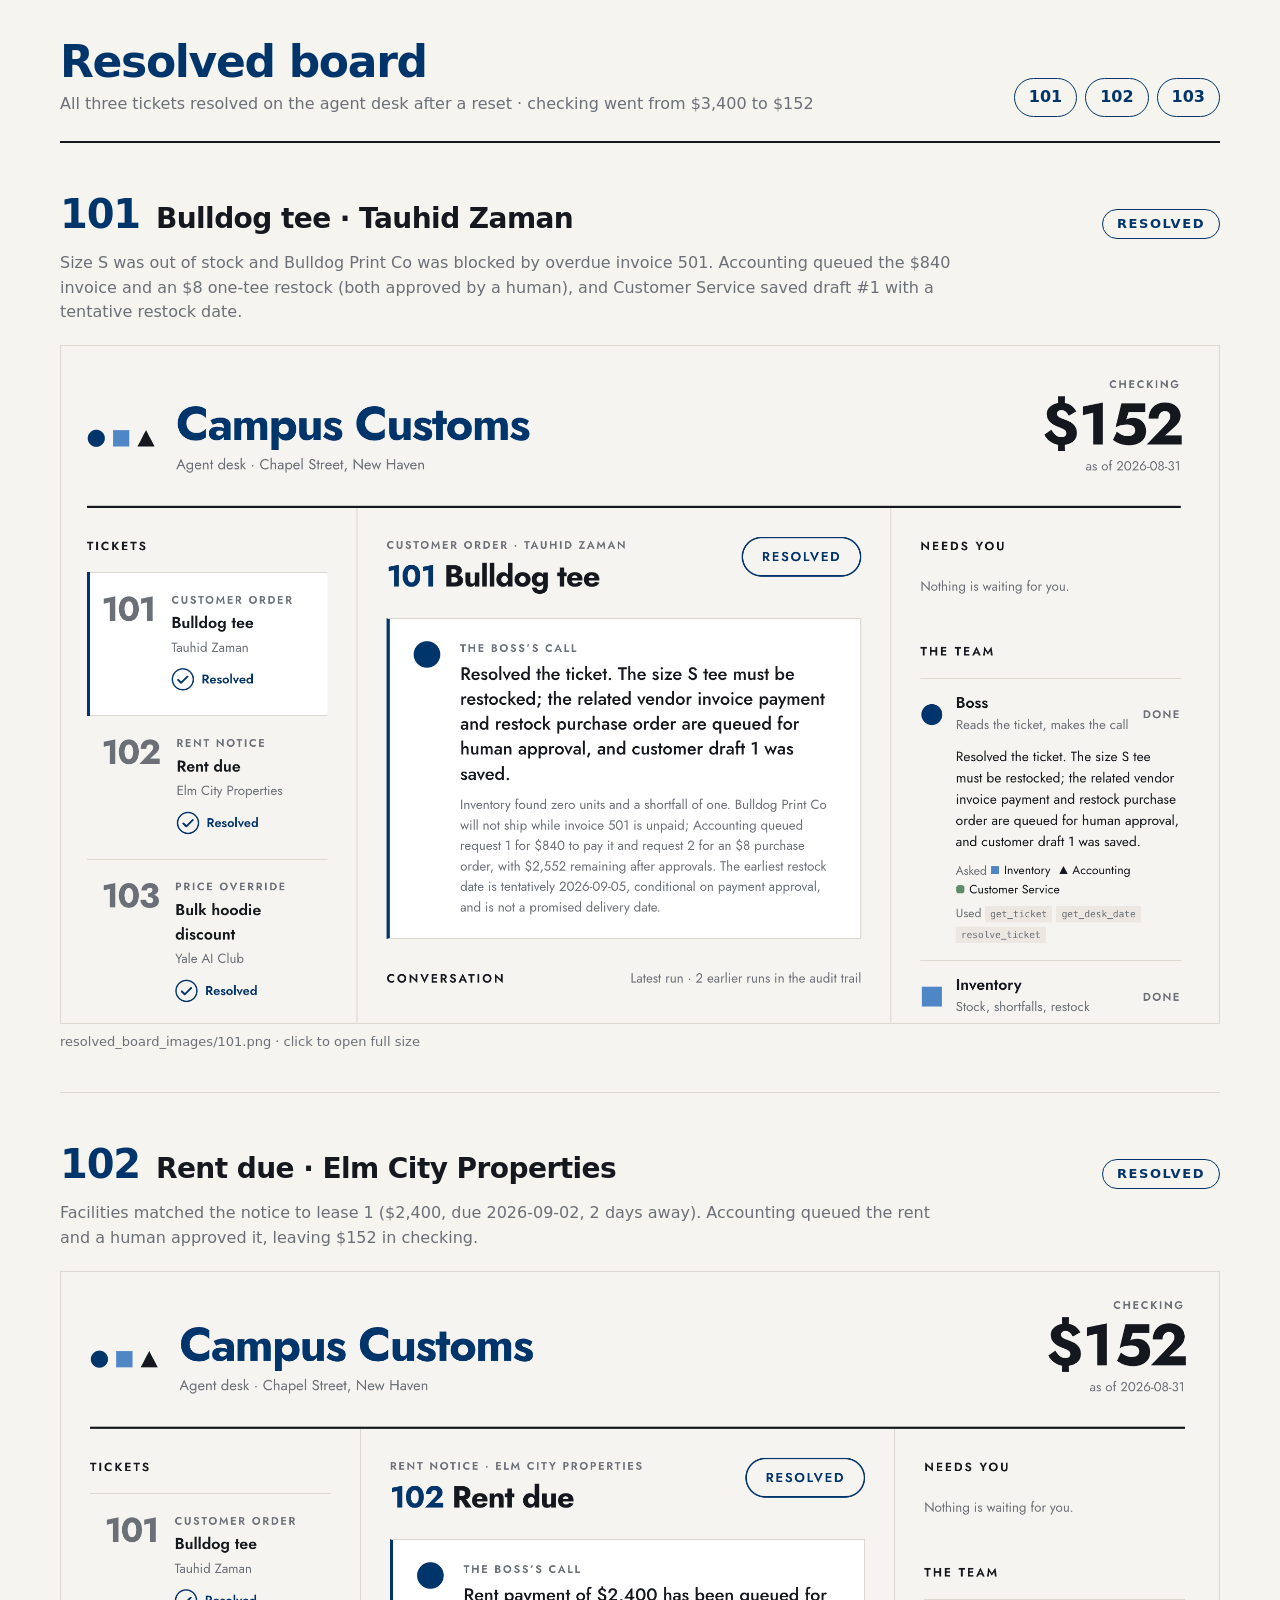
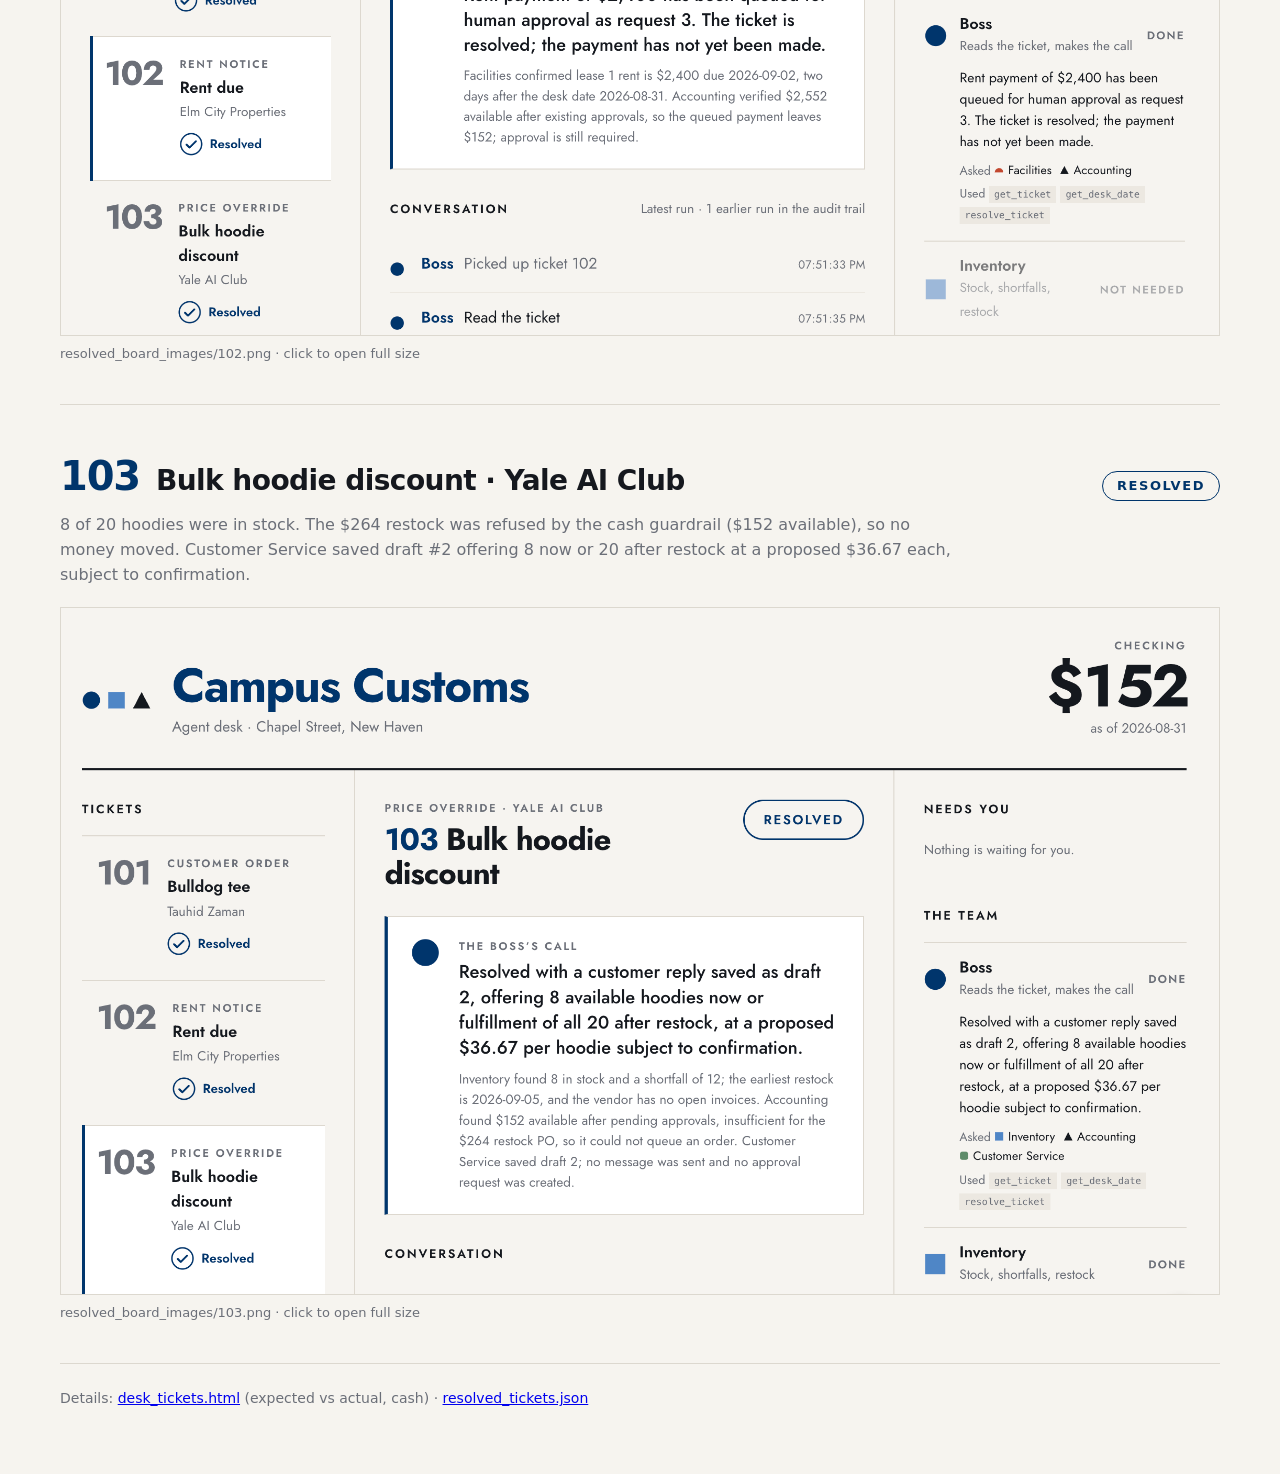
<file: output/resolved_board.html>
<!DOCTYPE html>
<html lang="en">
<head>
<meta charset="utf-8">
<meta name="viewport" content="width=device-width, initial-scale=1">
<title>Campus Customs: Resolved Board</title>
<style>
  :root { --paper: #f6f4ef; --ink: #15181e; --muted: #6b6f78; --rule: #dcd8cf; --yale: #00356b; }
  * { box-sizing: border-box; }
  body { margin: 0; background: var(--paper); color: var(--ink); font: 16px/1.55 'Jost', 'Futura', 'Avenir Next', 'Century Gothic', system-ui, sans-serif; }
  .wrap { max-width: 1240px; margin: 0 auto; padding: 0 40px 64px; }
  header { padding: 40px 0 24px; border-bottom: 2px solid var(--ink); display: flex; justify-content: space-between; align-items: flex-end; gap: 24px; flex-wrap: wrap; }
  h1 { margin: 0; font-size: 44px; line-height: 1; letter-spacing: -0.03em; color: var(--yale); }
  header p { margin: 8px 0 0; color: var(--muted); }
  nav { display: flex; gap: 8px; }
  nav a { color: var(--yale); text-decoration: none; font-weight: 600; border: 1.5px solid var(--yale); padding: 6px 14px; border-radius: 999px; }
  nav a:hover { background: var(--yale); color: #fff; }
  section { padding: 40px 0; border-bottom: 1px solid var(--rule); }
  .head { display: flex; align-items: baseline; gap: 16px; flex-wrap: wrap; margin-bottom: 6px; }
  .no { font-size: 40px; font-weight: 700; color: var(--yale); letter-spacing: -0.03em; }
  h2 { margin: 0; font-size: 28px; letter-spacing: -0.02em; }
  .stamp { margin-left: auto; border: 1.5px solid var(--yale); color: var(--yale); border-radius: 999px; padding: 4px 14px; font-size: 13px; font-weight: 600; letter-spacing: .12em; text-transform: uppercase; }
  .outcome { color: var(--muted); max-width: 900px; margin: 0 0 20px; }
  figure { margin: 0; }
  figure a { display: block; border: 1px solid var(--rule); background: #fff; }
  img { display: block; width: 100%; height: auto; }
  figcaption { font-size: 13px; color: var(--muted); margin-top: 8px; }
  footer { padding-top: 24px; color: var(--muted); font-size: 14px; }
</style>
</head>
<body>
<div class="wrap">
  <header>
    <div>
      <h1>Resolved board</h1>
      <p>All three tickets resolved on the agent desk after a reset · checking went from $3,400 to $152</p>
    </div>
    <nav><a href="#t101">101</a><a href="#t102">102</a><a href="#t103">103</a></nav>
  </header>

  <section id="t101">
    <div class="head"><span class="no">101</span><h2>Bulldog tee · Tauhid Zaman</h2><span class="stamp">Resolved</span></div>
    <p class="outcome">Size S was out of stock and Bulldog Print Co was blocked by overdue invoice 501. Accounting queued the $840 invoice and an $8 one-tee restock (both approved by a human), and Customer Service saved draft #1 with a tentative restock date.</p>
    <figure>
      <a href="resolved_board_images/101.png" target="_blank"><img src="resolved_board_images/101.png" alt="Agent desk showing ticket 101 resolved"></a>
      <figcaption>resolved_board_images/101.png · click to open full size</figcaption>
    </figure>
  </section>

  <section id="t102">
    <div class="head"><span class="no">102</span><h2>Rent due · Elm City Properties</h2><span class="stamp">Resolved</span></div>
    <p class="outcome">Facilities matched the notice to lease 1 ($2,400, due 2026-09-02, 2 days away). Accounting queued the rent and a human approved it, leaving $152 in checking.</p>
    <figure>
      <a href="resolved_board_images/102.png" target="_blank"><img src="resolved_board_images/102.png" alt="Agent desk showing ticket 102 resolved"></a>
      <figcaption>resolved_board_images/102.png · click to open full size</figcaption>
    </figure>
  </section>

  <section id="t103">
    <div class="head"><span class="no">103</span><h2>Bulk hoodie discount · Yale AI Club</h2><span class="stamp">Resolved</span></div>
    <p class="outcome">8 of 20 hoodies were in stock. The $264 restock was refused by the cash guardrail ($152 available), so no money moved. Customer Service saved draft #2 offering 8 now or 20 after restock at a proposed $36.67 each, subject to confirmation.</p>
    <figure>
      <a href="resolved_board_images/103.png" target="_blank"><img src="resolved_board_images/103.png" alt="Agent desk showing ticket 103 resolved"></a>
      <figcaption>resolved_board_images/103.png · click to open full size</figcaption>
    </figure>
  </section>

  <footer>Details: <a href="desk_tickets.html">desk_tickets.html</a> (expected vs actual, cash) · <a href="resolved_tickets.json">resolved_tickets.json</a></footer>
</div>
</body>
</html>
</file>
